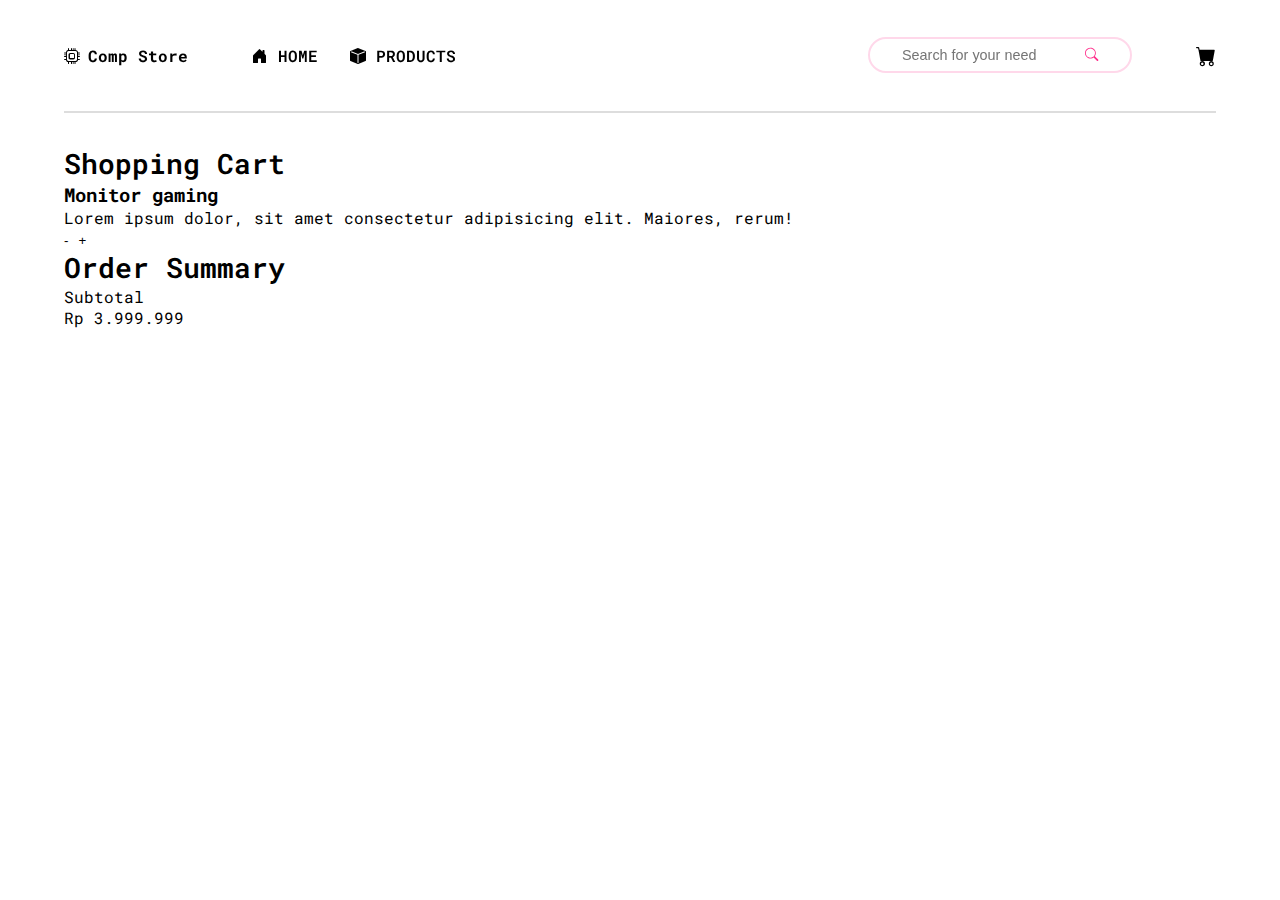
<file: cart.html>
<!DOCTYPE html>
<html lang="en">
  <head>
    <meta charset="UTF-8" />
    <meta name="viewport" content="width=device-width, initial-scale=1.0" />
    <link
      rel="stylesheet"
      href="https://meyerweb.com/eric/tools/css/reset/reset.css"
    />
    <link rel="preconnect" href="https://fonts.googleapis.com" />
    <link rel="preconnect" href="https://fonts.gstatic.com" crossorigin />
    <link
      href="https://fonts.googleapis.com/css2?family=Roboto+Mono:ital,wght@0,100..700;1,100..700&display=swap"
      rel="stylesheet"
    />
    <link
      rel="stylesheet"
      href="https://cdn.jsdelivr.net/npm/bootstrap-icons@1.11.3/font/bootstrap-icons.min.css"
    />
    <link
      rel="stylesheet"
      href="https://fonts.googleapis.com/css2?family=Material+Symbols+Outlined:opsz,wght,FILL,GRAD@20..48,100..700,0..1,-50..200"
    />
    <script
      src="https://code.jquery.com/jquery-3.7.1.min.js"
      integrity="sha256-/JqT3SQfawRcv/BIHPThkBvs0OEvtFFmqPF/lYI/Cxo="
      crossorigin="anonymous"
    ></script>
    <link rel="stylesheet" href="styles/base.css" />
    <link rel="stylesheet" href="styles/search.css" />
    <title>Explore</title>
  </head>
  <body>
    <header class="mobile-nav">
      <div class="menu-toggle">
        <i class="bi bi-list"></i>
      </div>
      <div class="user-nav">
        <a href="#search" class="search-icon" aria-label="Search">
          <i class="bi bi-search"></i>
        </a>
        <a href="#cart" class="cart-icon" aria-label="Shopping Cart">
          <i class="bi bi-bag-fill"></i>
        </a>
        <a href="#profile" class="profile-icon" aria-label="User Profile">
          <i class="bi bi-person-circle"></i>
        </a>
      </div>
      <div class="menu-overlay">
        <nav>
          <a href="#device"><i class="bi bi-laptop"></i> Home</a>
          <a href="#about"><i class="bi bi-info-circle"></i> About</a>
          <a href="#news"><i class="bi bi-newspaper"></i> News</a>
          <a href="#explore"><i class="bi bi-compass"></i> Explore</a>
        </nav>
      </div>
    </header>
    <div class="menu-backdrop"></div>

    <!-- Navigasi Desktop -->
    <header class="desktop-nav">
      <a href="index.html" class="logo flex-center"><i class="bi bi-cpu"></i> Comp Store</a>
      <nav>
        <a href="index.html"><i class="bi bi-house-door-fill"></i> Home</a>
        <a href="product.html"><i class="bi bi-box-fill"></i> Products</a>
				<form class="search-input" action="search.html">
					<input
						type="text"
						name="search"
						placeholder="Search for your need"
					/>
					<button type="submit">
						<i class="bi bi-search"></i>
					</button>
				</form>
      </nav>
      <div class="user-nav">
        <a href="cart.html">
					<i class="bi bi-cart-fill"></i>
				</a>
      </div>
    </header>
		<section class="cart-list">
			<h2 class="section-title">Shopping Cart</h2>
			<div class="product">
				<div class="product-image">
					<!-- change this to image later -->
				</div>
				<h3 class="product-title">Monitor gaming</h3>
				<p class="product-desc">Lorem ipsum dolor, sit amet consectetur adipisicing elit. Maiores, rerum!</p>
				<div class="product-quantity">
					<button class="product-quantity-minus">-</button>
					<button class="product-quantity-minus">+</button>
				</div>
			</div>
		</section>
		<section class="order-summary">
			<h2 class="section-title">Order Summary</h2>
			<div class="order-price">
				<div class="">Subtotal</div>
				<div class="price">Rp 3.999.999</div>
			</div>
		</section>
  </body>
</html>
</file>
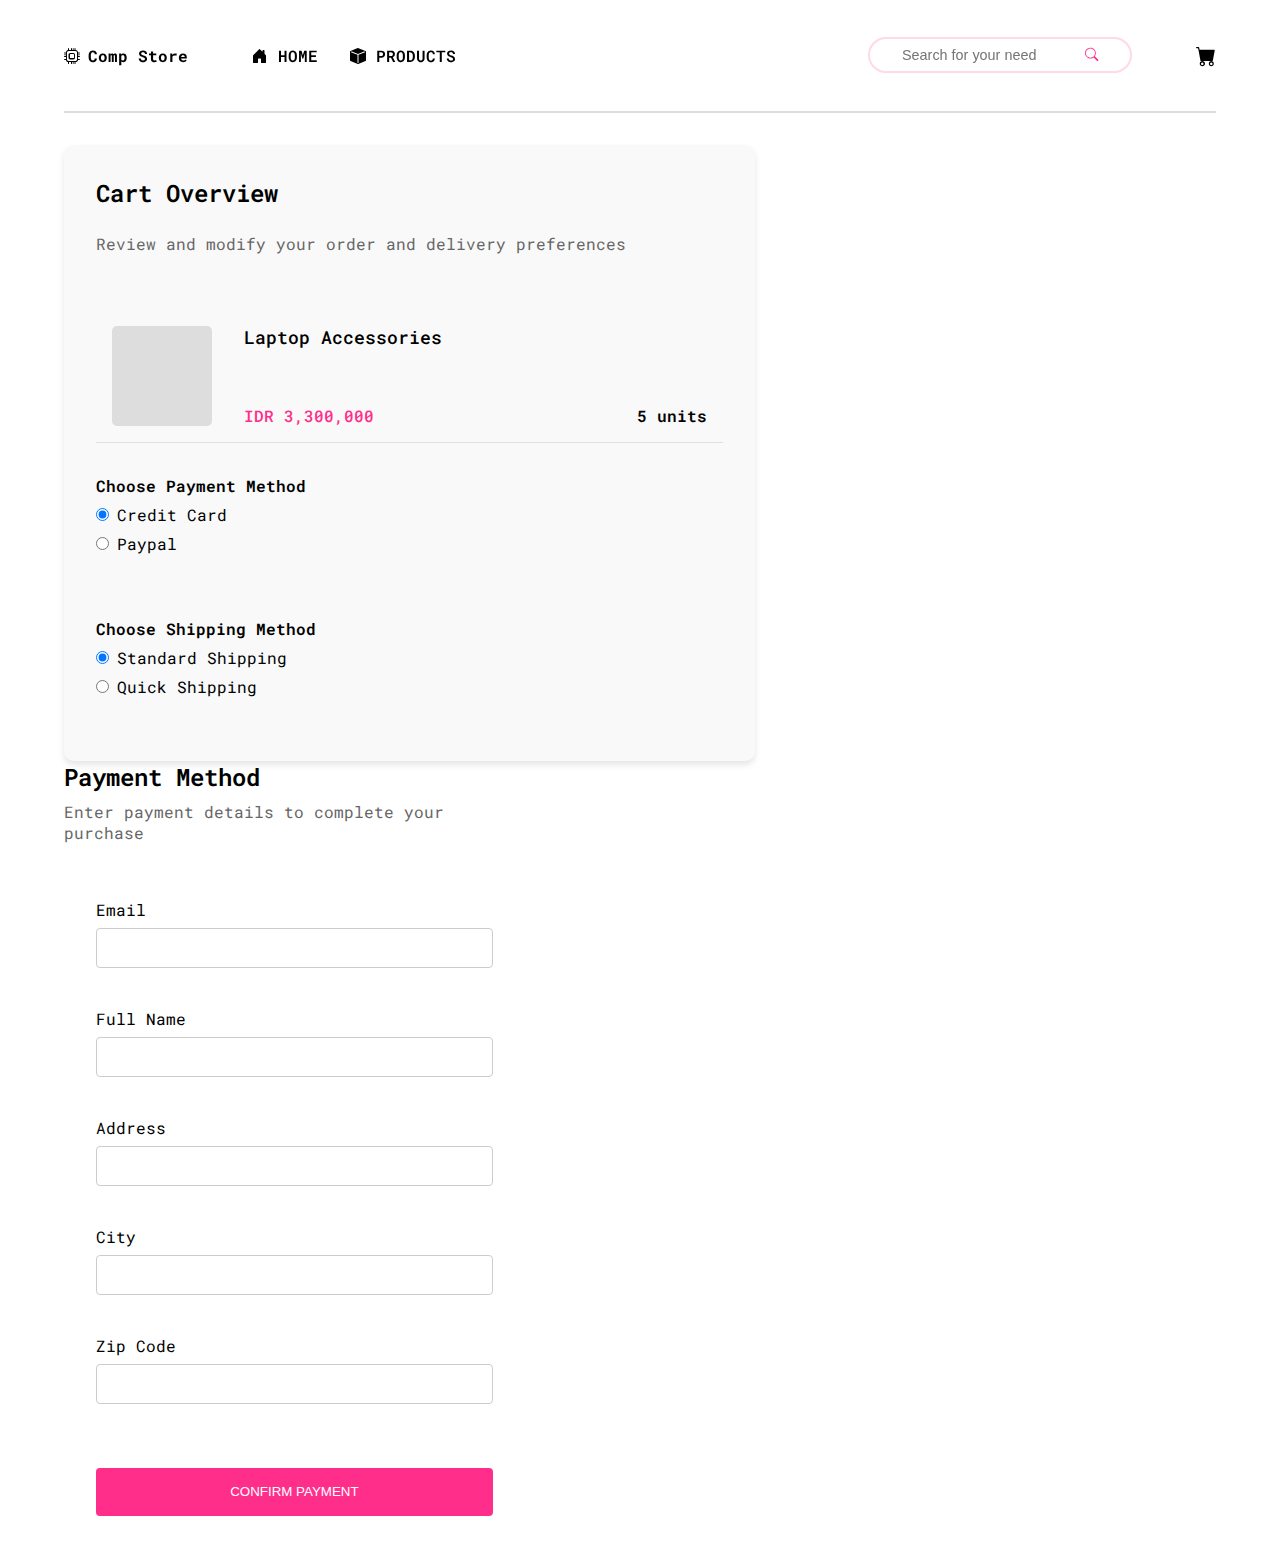
<file: payment.html>
<!DOCTYPE html>
<html lang="en">

<head>
  <meta charset="UTF-8" />
  <meta name="viewport" content="width=device-width, initial-scale=1.0" />
  <link rel="stylesheet" href="https://meyerweb.com/eric/tools/css/reset/reset.css" />
  <link rel="preconnect" href="https://fonts.googleapis.com" />
  <link rel="preconnect" href="https://fonts.gstatic.com" crossorigin />
  <link href="https://fonts.googleapis.com/css2?family=Roboto+Mono:ital,wght@0,100..700;1,100..700&display=swap"
    rel="stylesheet" />
  <link rel="stylesheet" href="https://cdn.jsdelivr.net/npm/bootstrap-icons@1.11.3/font/bootstrap-icons.min.css" />
  <link rel="stylesheet"
    href="https://fonts.googleapis.com/css2?family=Material+Symbols+Outlined:opsz,wght,FILL,GRAD@20..48,100..700,0..1,-50..200" />
  <script src="https://code.jquery.com/jquery-3.7.1.min.js"
    integrity="sha256-/JqT3SQfawRcv/BIHPThkBvs0OEvtFFmqPF/lYI/Cxo=" crossorigin="anonymous"></script>
  <link rel="stylesheet" href="styles/base.css" />
  <link rel="stylesheet" href="styles/payment.css" />
  <title>Payment Product</title>
</head>

<body>
  <!-- Navigasi Mobile -->
  <header class="mobile-nav">
    <div class="menu-toggle">
      <i class="bi bi-list"></i>
    </div>
    <div class="user-nav">
      <a href="#search" class="search-icon" aria-label="Search">
        <i class="bi bi-search"></i>
      </a>
      <a href="#cart" class="cart-icon" aria-label="Shopping Cart">
        <i class="bi bi-bag-fill"></i>
      </a>
      <a href="#profile" class="profile-icon" aria-label="User Profile">
        <i class="bi bi-person-circle"></i>
      </a>
    </div>
    <div class="menu-overlay">
      <nav>
        <a href="index.html"><i class="bi bi-laptop"></i> Home</a>
        <a href="#about"><i class="bi bi-info-circle"></i> About</a>
        <a href="#news"><i class="bi bi-newspaper"></i> News</a>
        <a href="search.html"><i class="bi bi-compass"></i> Explore</a>
      </nav>
    </div>
  </header>
  <div class="menu-backdrop"></div>

  <!-- Navigasi Desktop -->
  <header class="desktop-nav">
      <a href="index.html" class="logo flex-center"><i class="bi bi-cpu"></i> Comp Store</a>
      <nav>
        <a href="index.html"><i class="bi bi-house-door-fill"></i> Home</a>
        <a href="product.html"><i class="bi bi-box-fill"></i> Products</a>
				<form class="search-input" action="search.html">
					<input
						type="text"
						name="search"
						placeholder="Search for your need"
					/>
					<button type="submit">
						<i class="bi bi-search"></i>
					</button>
				</form>
      </nav>
      <div class="user-nav">
        <a href="cart.html">
					<i class="bi bi-cart-fill"></i>
				</a>
      </div>
    </header>

  <main>
    <form id="paymentForm">
      <section class="cart-overview">
        <h2 class="section-title">Cart Overview</h2>
        <p class="section-description">
          <!-- Tinjau dan ubah pesanan serta preferensi pengiriman Anda -->
          Review and modify your order and delivery preferences
        </p>
        <div class="cart-list">
          <div class="product">
            <div class="product-image"></div>
            <div class="product-detail">
              <div class="product-title">Laptop Accessories</div>
              <div class="product-bought">
                <div class="product-price">IDR 3,300,000</div>
                <div class="product-quantity">5 units</div>
              </div>
            </div>
          </div>
        </div>
        <div class="input-div">
          <h4>Choose Payment Method</h4>
          <label for="payment1">
            <input type="radio" name="payment-method" id="payment1" value="credit-card" checked />
            Credit Card
          </label>
          <label for="payment2">
            <input type="radio" name="payment-method" id="payment2" value="paypal" />
            Paypal
          </label>
        </div>
        <div class="input-div">
          <h4>Choose Shipping Method</h4>
          <label for="shipping1">
            <input type="radio" name="shipping-method" id="shipping1" value="standard" checked />
            Standard Shipping
          </label>
          <label for="shipping2">
            <input type="radio" name="shipping-method" id="shipping2" value="quick" />
            Quick Shipping
          </label>
        </div>
      </section>
      <section class="payment-form">
        <h2 class="section-title">Payment Method</h2>
        <p class="section-description">
          <!-- Masukkan pembayaran untuk menyelesaikan pembelian Anda -->
          Enter payment details to complete your purchase
        </p>
        <div class="buyer-form">
          <div class="input-div">
            <label for="email">Email</label>
            <input type="email" name="email" id="email" required />
          </div>
          <div class="input-div">
            <label for="name">Full Name</label>
            <input type="text" name="name" id="name" required />
          </div>
          <div class="input-div">
            <label for="address">Address</label>
            <input type="text" name="address" id="address" required />
          </div>
          <div class="input-div">
            <label for="city">City</label>
            <input type="text" name="city" id="city" required />
          </div>
          <div class="input-div">
            <label for="zipcode">Zip Code</label>
            <input type="text" name="zipcode" id="zipcode" required />
          </div>
          <button class="confirm-btn" type="submit">Confirm Payment</button>
        </div>
      </section>
    </form>
  </main>

  <footer class="footer-end">
    <!-- Footer content here -->
  </footer>

  <script src="script.js"></script>
</body>

</html>
</file>
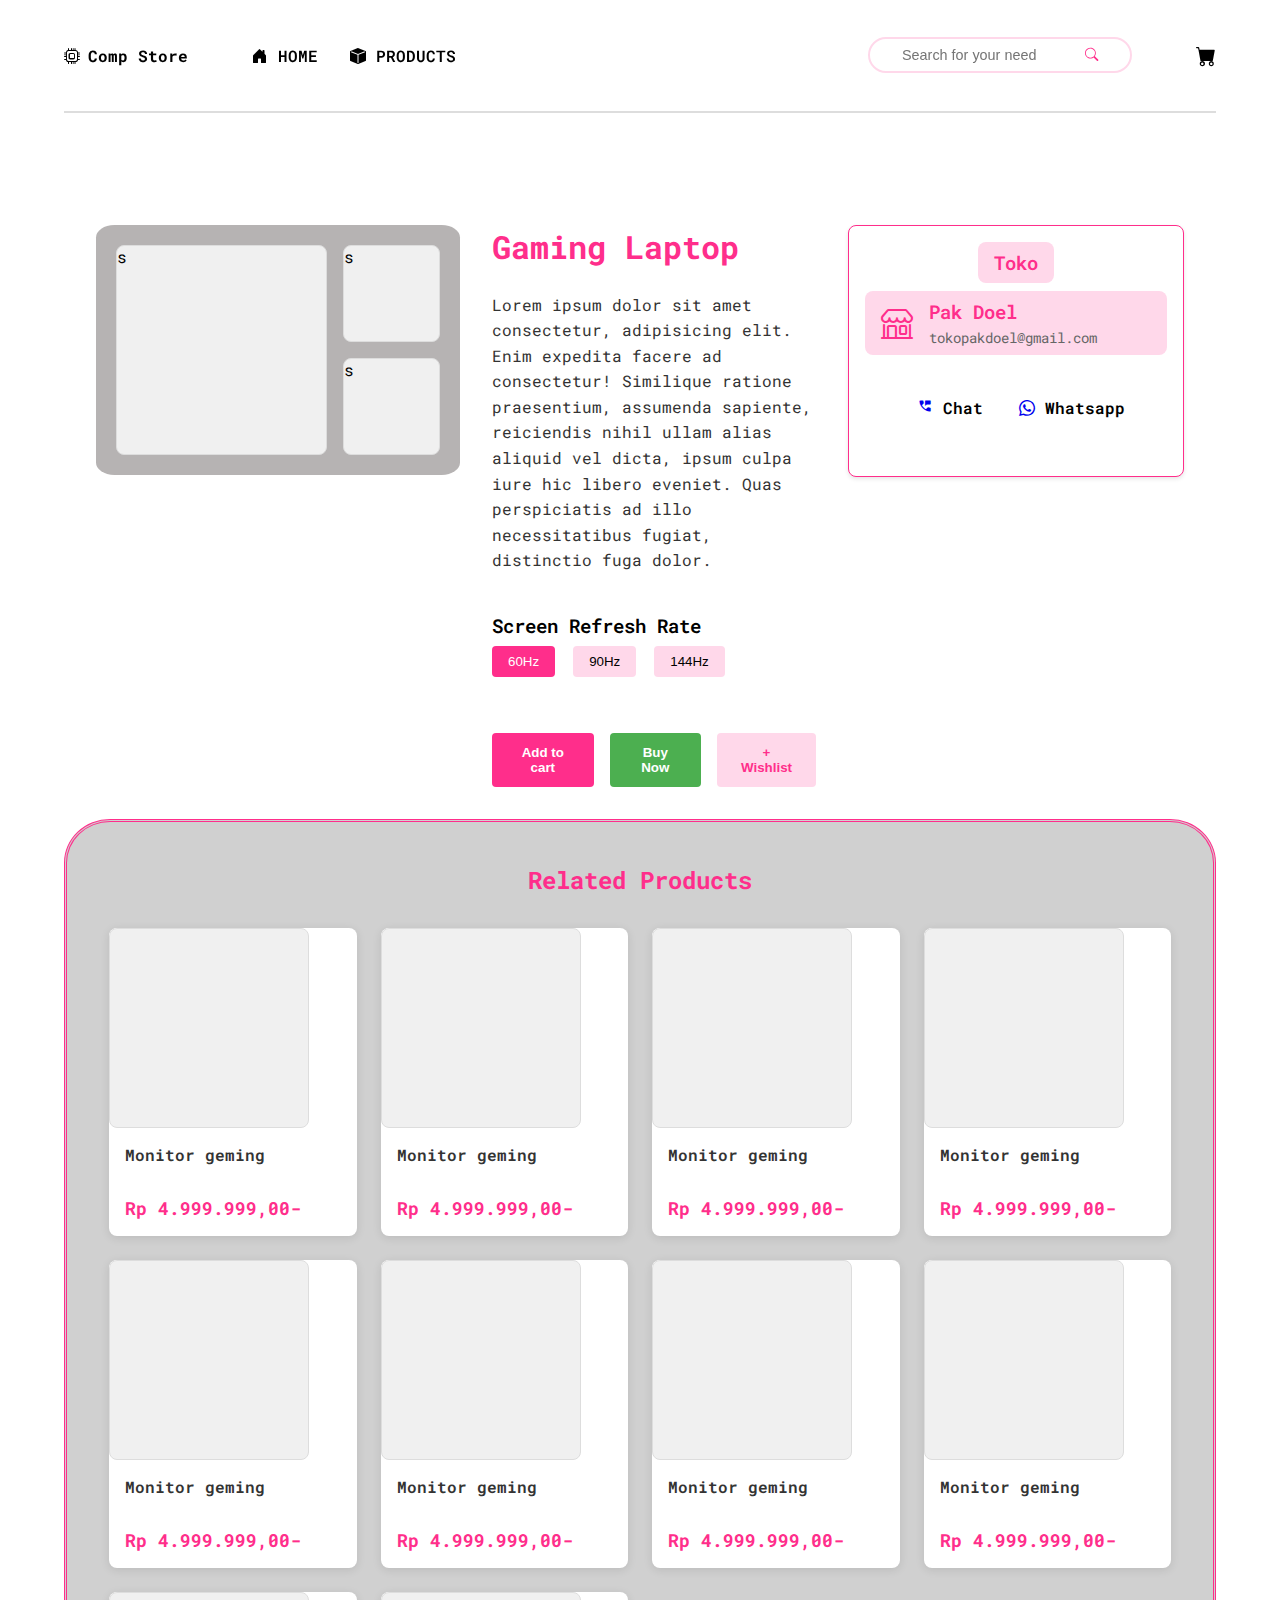
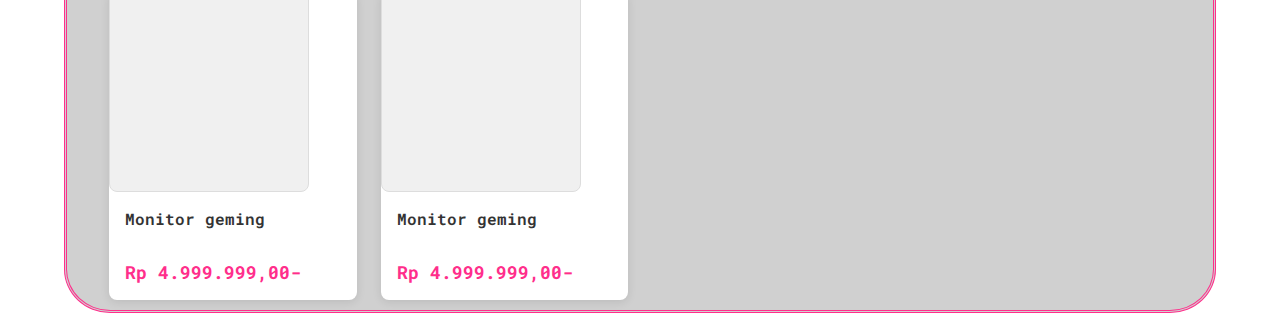
<file: product.html>
<!DOCTYPE html>
<html lang="en">
  <head>
    <meta charset="UTF-8" />
    <meta name="viewport" content="width=device-width, initial-scale=1.0" />
    <link
      rel="stylesheet"
      href="https://meyerweb.com/eric/tools/css/reset/reset.css"
    />
    <link rel="preconnect" href="https://fonts.googleapis.com" />
    <link rel="preconnect" href="https://fonts.gstatic.com" crossorigin />
    <link
      href="https://fonts.googleapis.com/css2?family=Roboto+Mono:ital,wght@0,100..700;1,100..700&display=swap"
      rel="stylesheet"
    />
    <link
      rel="stylesheet"
      href="https://cdn.jsdelivr.net/npm/bootstrap-icons@1.11.3/font/bootstrap-icons.min.css"
    />
    <link
      rel="stylesheet"
      href="https://fonts.googleapis.com/css2?family=Material+Symbols+Outlined:opsz,wght,FILL,GRAD@20..48,100..700,0..1,-50..200"
    />
    <script
      src="https://code.jquery.com/jquery-3.7.1.min.js"
      integrity="sha256-/JqT3SQfawRcv/BIHPThkBvs0OEvtFFmqPF/lYI/Cxo="
      crossorigin="anonymous"
    ></script>
    <link rel="stylesheet" href="styles/base.css" />
    <link rel="stylesheet" href="styles/product.css" />
    <title>Product Info</title>
  </head>

  <body>
    <header class="mobile-nav">
      <div class="menu-toggle">
        <i class="bi bi-list"></i>
      </div>
      <div class="user-nav">
        <a href="#search" class="search-icon" aria-label="Search">
          <i class="bi bi-search"></i>
        </a>
        <a href="#cart" class="cart-icon" aria-label="Shopping Cart">
          <i class="bi bi-bag-fill"></i>
        </a>
        <a href="#profile" class="profile-icon" aria-label="User Profile">
          <i class="bi bi-person-circle"></i>
        </a>
      </div>
      <div class="menu-overlay">
        <nav>
          <a href="#"><i class="bi bi-laptop"></i> Home</a>
          <a href="#about"><i class="bi bi-info-circle"></i> About</a>
          <a href="#news"><i class="bi bi-newspaper"></i> News</a>
          <a href="./search.html"><i class="bi bi-compass"></i> Explore</a>
        </nav>
      </div>
    </header>
    <div class="menu-backdrop"></div>

    <!-- Navigasi Desktop -->
    <header class="desktop-nav">
      <div class="logo flex-center">
        <i class="bi bi-cpu"></i>
				Comp Store
      </div>
      <nav>
        <a href="index.html"><i class="bi bi-house-door-fill"></i> Home</a>
        <a href="product.html"><i class="bi bi-box-fill"></i> Products</a>
				<form class="search-input" action="search.html">
					<input
						type="text"
						name="search"
						placeholder="Search for your need"
					/>
					<button type="submit">
						<i class="bi bi-search"></i>
					</button>
				</form>
      </nav>
      <div class="user-nav">
        <a href="cart.html">
					<i class="bi bi-cart-fill"></i>
				</a>
      </div>
    </header>
    <div class="product-info">
      <div class="product-images">
        <!-- GANTI INI KE REAL IMAGE NANTI -->
        <div class="product-image">s</div>
        <div class="product-image">s</div>
        <div class="product-image">s</div>
      </div>
      <div class="product-caption">
        <h2 class="product-title">Gaming Laptop</h2>
        <p class="product-description">
          Lorem ipsum dolor sit amet consectetur, adipisicing elit. Enim
          expedita facere ad consectetur! Similique ratione praesentium,
          assumenda sapiente, reiciendis nihil ullam alias aliquid vel dicta,
          ipsum culpa iure hic libero eveniet. Quas perspiciatis ad illo
          necessitatibus fugiat, distinctio fuga dolor.
        </p>
        <div class="product-variants">
          <div class="product-variant">
            <h3 class="product-variant-title">Screen Refresh Rate</h3>
            <button class="product-variant-option selected">60Hz</button>
            <button class="product-variant-option">90Hz</button>
            <button class="product-variant-option">144Hz</button>
          </div>
        </div>
        <div class="product-action">
          <button class="add-cart-btn">Add to cart</button>
          <button class="buy-btn">Buy Now</button>
          <button class="wish-btn">+ Wishlist</button>
        </div>
      </div>
      <!-- user info bang -->
      <div class="kontainer info-tok">
        <span class="infokan-tokoh">Toko</span>
        <div class="user_info">
          <div class="profile-info">
            <div class="profile-image">
              <i class="bi bi-shop"></i>
            </div>
            <div class="profile-detail">
              <h4 class="profile-name">Pak Doel</h4>
              <p class="profile-email">tokopakdoel@gmail.com</p>
            </div>
            <br />
          </div>
          <div class="kontak">
            <div class="chat_tokoh">
              <a href="https://wa.me/6281234567890" target="_blank"
                ><span class="material-symbols-outlined">
                  perm_phone_msg
                </span></a
              >
              <span>Chat</span>
            </div>
            <div class="chat_whatsapp">
              <a href="https://wa.me/6281234567890" target="_blank"
                ><i class="bi bi-whatsapp"></i
                  
              ></a>
              <span>Whatsapp</span>
            </div>
          </div>
        </div>
      </div>
    </div>
    <section class="kontainer_relet">
      <h2 class="section-title">Related Products</h2>
      <section class="product-list">
        <div class="product-card">
          <div class="product-image">
            <!-- change this to image later -->
          </div>
          <div class="product-caption">
            <h4 class="product-name">Monitor geming</h4>
            <div class="product-price">Rp 4.999.999,00-</div>
          </div>
        </div>
        <div class="product-card">
          <div class="product-image">
            <!-- change this to image later -->
          </div>
          <div class="product-caption">
            <h4 class="product-name">Monitor geming</h4>
            <div class="product-price">Rp 4.999.999,00-</div>
          </div>
        </div>
        <div class="product-card">
          <div class="product-image">
            <!-- change this to image later -->
          </div>
          <div class="product-caption">
            <h4 class="product-name">Monitor geming</h4>
            <div class="product-price">Rp 4.999.999,00-</div>
          </div>
        </div>
        <div class="product-card">
          <div class="product-image">
            <!-- change this to image later -->
          </div>
          <div class="product-caption">
            <h4 class="product-name">Monitor geming</h4>
            <div class="product-price">Rp 4.999.999,00-</div>
          </div>
        </div>
        <div class="product-card">
          <div class="product-image">
            <!-- change this to image later -->
          </div>
          <div class="product-caption">
            <h4 class="product-name">Monitor geming</h4>
            <div class="product-price">Rp 4.999.999,00-</div>
          </div>
        </div>
        <div class="product-card">
          <div class="product-image">
            <!-- change this to image later -->
          </div>
          <div class="product-caption">
            <h4 class="product-name">Monitor geming</h4>
            <div class="product-price">Rp 4.999.999,00-</div>
          </div>
        </div>
        <div class="product-card">
          <div class="product-image">
            <!-- change this to image later -->
          </div>
          <div class="product-caption">
            <h4 class="product-name">Monitor geming</h4>
            <div class="product-price">Rp 4.999.999,00-</div>
          </div>
        </div>
        <div class="product-card">
          <div class="product-image">
            <!-- change this to image later -->
          </div>
          <div class="product-caption">
            <h4 class="product-name">Monitor geming</h4>
            <div class="product-price">Rp 4.999.999,00-</div>
          </div>
        </div>
        <div class="product-card">
          <div class="product-image">
            <!-- change this to image later -->
          </div>
          <div class="product-caption">
            <h4 class="product-name">Monitor geming</h4>
            <div class="product-price">Rp 4.999.999,00-</div>
          </div>
        </div>
        <div class="product-card">
          <div class="product-image">
            <!-- change this to image later -->
          </div>
          <div class="product-caption">
            <h4 class="product-name">Monitor geming</h4>
            <div class="product-price">Rp 4.999.999,00-</div>
          </div>
        </div>
      </section>
    </section>
  </body>
</html>
</file>
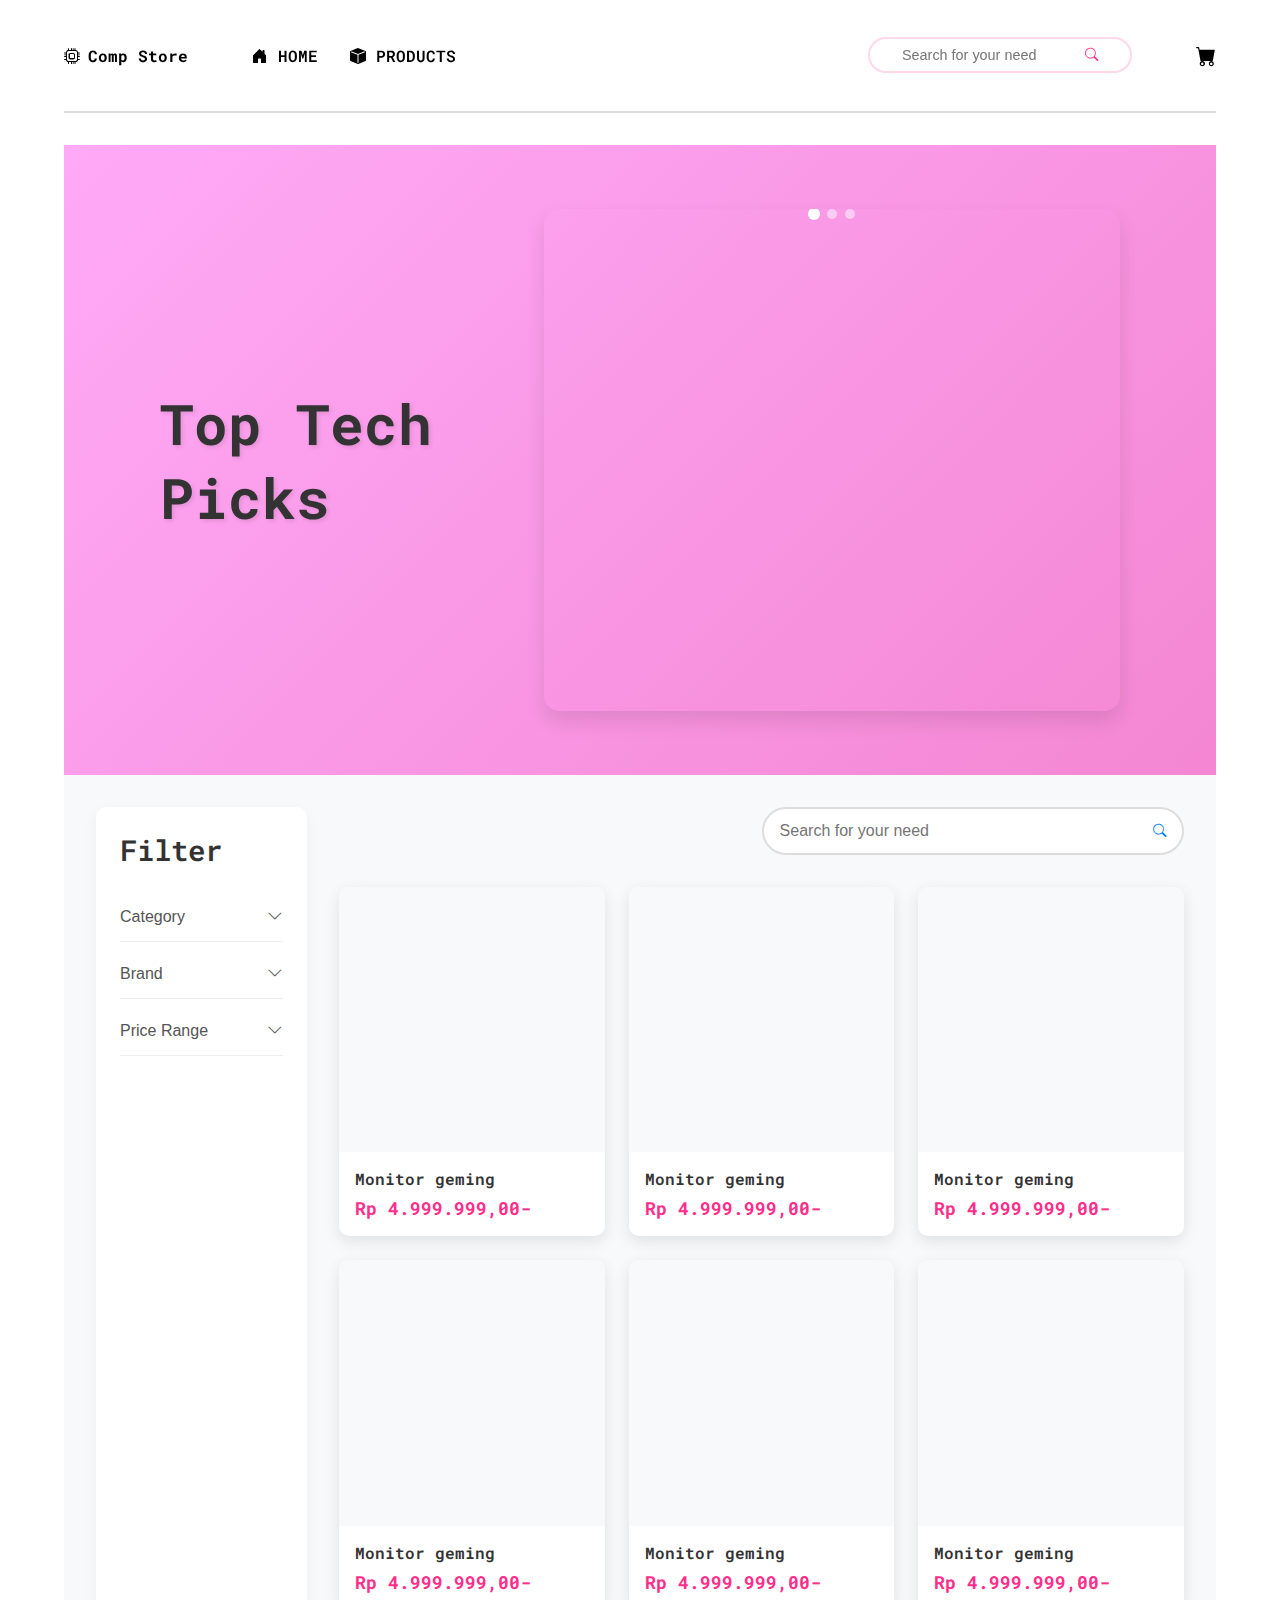
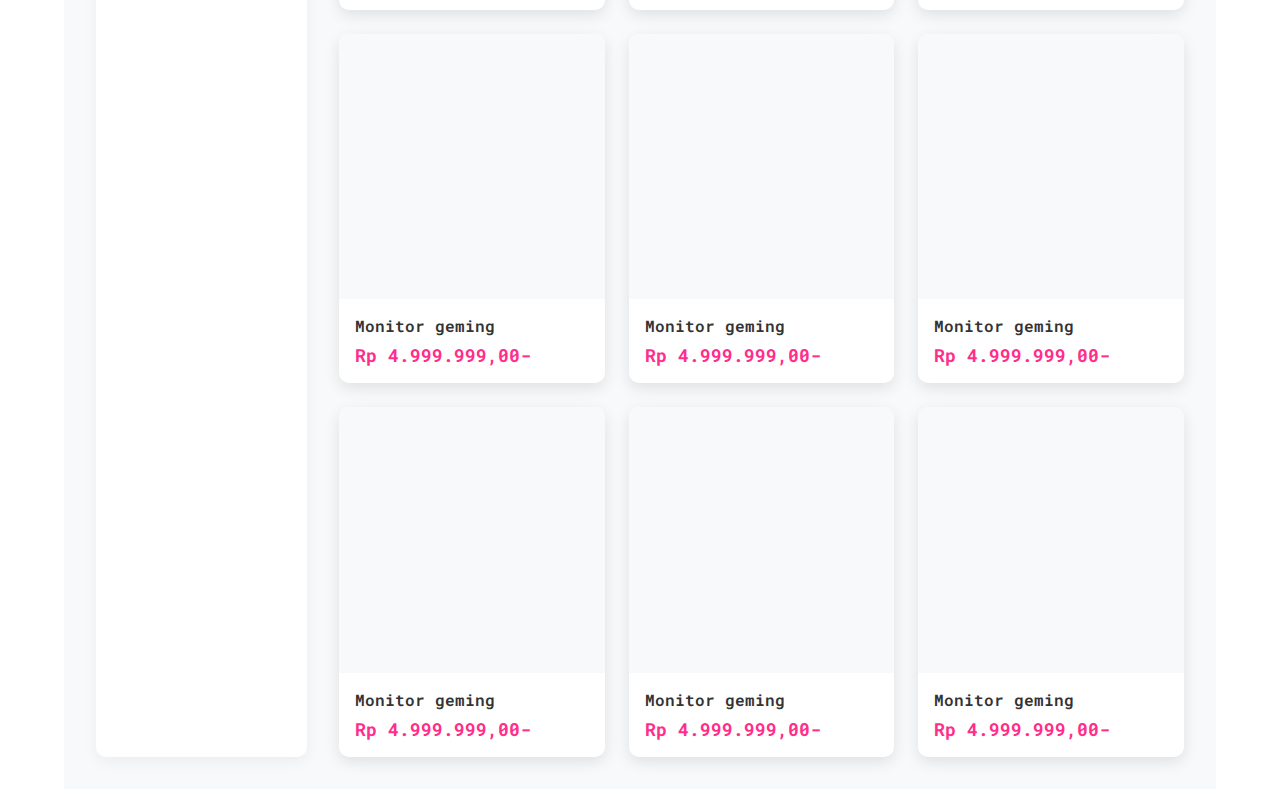
<file: search.html>
<!DOCTYPE html>
<html lang="en">
  <head>
    <meta charset="UTF-8" />
    <meta name="viewport" content="width=device-width, initial-scale=1.0" />
    <link
      rel="stylesheet"
      href="https://meyerweb.com/eric/tools/css/reset/reset.css"
    />
    <link rel="preconnect" href="https://fonts.googleapis.com" />
    <link rel="preconnect" href="https://fonts.gstatic.com" crossorigin />
    <link
      href="https://fonts.googleapis.com/css2?family=Roboto+Mono:ital,wght@0,100..700;1,100..700&display=swap"
      rel="stylesheet"
    />
    <link
      rel="stylesheet"
      href="https://cdn.jsdelivr.net/npm/bootstrap-icons@1.11.3/font/bootstrap-icons.min.css"
    />
    <link
      rel="stylesheet"
      href="https://fonts.googleapis.com/css2?family=Material+Symbols+Outlined:opsz,wght,FILL,GRAD@20..48,100..700,0..1,-50..200"
    />
    <script
      src="https://code.jquery.com/jquery-3.7.1.min.js"
      integrity="sha256-/JqT3SQfawRcv/BIHPThkBvs0OEvtFFmqPF/lYI/Cxo="
      crossorigin="anonymous"
    ></script>
    <link rel="stylesheet" href="styles/base.css" />
    <link rel="stylesheet" href="styles/search.css" />
    <title>Explore</title>
  </head>
  <body>
    <header class="mobile-nav">
      <div class="menu-toggle">
        <i class="bi bi-list"></i>
      </div>
      <div class="user-nav">
        <a href="#search" class="search-icon" aria-label="Search">
          <i class="bi bi-search"></i>
        </a>
        <a href="#cart" class="cart-icon" aria-label="Shopping Cart">
          <i class="bi bi-bag-fill"></i>
        </a>
        <a href="#profile" class="profile-icon" aria-label="User Profile">
          <i class="bi bi-person-circle"></i>
        </a>
      </div>
      <div class="menu-overlay">
        <nav>
          <a href="#device"><i class="bi bi-laptop"></i> Home</a>
          <a href="#about"><i class="bi bi-info-circle"></i> About</a>
          <a href="#news"><i class="bi bi-newspaper"></i> News</a>
          <a href="#explore"><i class="bi bi-compass"></i> Explore</a>
        </nav>
      </div>
    </header>
    <div class="menu-backdrop"></div>

    <!-- Navigasi Desktop -->
    <header class="desktop-nav">
      <a href="index.html" class="logo flex-center"><i class="bi bi-cpu"></i> Comp Store</a>
      <nav>
        <a href="index.html"><i class="bi bi-house-door-fill"></i> Home</a>
        <a href="product.html"><i class="bi bi-box-fill"></i> Products</a>
				<form class="search-input" action="search.html">
					<input
						type="text"
						name="search"
						placeholder="Search for your need"
					/>
					<button type="submit">
						<i class="bi bi-search"></i>
					</button>
				</form>
      </nav>
      <div class="user-nav">
        <a href="cart.html">
					<i class="bi bi-cart-fill"></i>
				</a>
      </div>
    </header>
    <section class="hero">
      <h1 class="title">Top Tech Picks</h1>
      <div class="carousel">
        <div class="carousel-image"></div>
        <div class="carousel-image"></div>
        <div class="carousel-image"></div>
        <div class="carousel-indicators">
          <span class="dot active"></span>
          <span class="dot"></span>
          <span class="dot"></span>
        </div>
      </div>
    </section>
    <main>
      <aside class="filters desktop-filters">
        <h2 class="section-title">Filter</h2>
        <div class="filter-accordion-list">
          <div class="filter-accordion">
            <button class="filter-accordion-btn">
              Category <i class="bi bi-chevron-down"></i>
            </button>
            <div class="filter-accordion-items">
              <label class="accordion-item">
                <input type="checkbox" name="category1" id="category1" />
                Gaming
              </label>
              <label class="accordion-item">
                <input type="checkbox" name="category2" id="category2" />
                Smartphone
              </label>
            </div>
          </div>
          <div class="filter-accordion">
            <button class="filter-accordion-btn">
              Brand <i class="bi bi-chevron-down"></i>
            </button>
            <div class="filter-accordion-items">
              <label class="accordion-item">
                <input type="checkbox" name="brand1" id="brand1" />
                MSI
              </label>
              <label class="accordion-item">
                <input type="checkbox" name="brand2" id="brand2" />
                Alienware
              </label>
            </div>
          </div>
          <div class="filter-accordion">
            <button class="filter-accordion-btn">
              Price Range <i class="bi bi-chevron-down"></i>
            </button>
            <div class="filter-accordion-items">
              <label class="accordion-item">
                <input type="checkbox" name="price1" id="price1" />
                <br />
                Rp 0 - Rp 500.000
              </label>
              <label class="accordion-item">
                <input type="checkbox" name="price2" id="price2" />
                <br />
                Rp 501.000 - Rp 1.000.000
              </label>
            </div>
          </div>
        </div>
      </aside>
      <section class="search-results">
        <div class="search-option">
          <div class="search-input">
            <input
              type="text"
              name="search"
              placeholder="Search for your need"
            />
            <button type="submit">
              <i class="bi bi-search"></i>
            </button>
          </div>
        </div>
        <div class="mobile-filters">
          <h2 class="section-title">Filter</h2>
          <div class="filter-accordion-list">
            <!-- Duplicate the filter accordions here for mobile view -->
            <!-- Kategori filter -->
            <div class="filter-accordion">
              <button class="filter-accordion-btn">
                Category <i class="bi bi-chevron-down"></i>
              </button>
              <div class="filter-accordion-items">
                <label class="accordion-item">
                  <input
                    type="checkbox"
                    name="category1"
                    id="category1-mobile"
                  />
                  Gaming
                </label>
                <label class="accordion-item">
                  <input
                    type="checkbox"
                    name="category2"
                    id="category2-mobile"
                  />
                  Smartphone
                </label>
              </div>
            </div>
            <!-- Brand filter -->
            <div class="filter-accordion">
              <button class="filter-accordion-btn">
                Brand <i class="bi bi-chevron-down"></i>
              </button>
              <div class="filter-accordion-items">
                <label class="accordion-item">
                  <input type="checkbox" name="brand1" id="brand1-mobile" />
                  Acer
                </label>
                <label class="accordion-item">
                  <input type="checkbox" name="brand2" id="brand2-mobile" />
                  MSI
                </label>
              </div>
            </div>
            <!-- Price Range filter -->
            <div class="filter-accordion">
              <button class="filter-accordion-btn">
                Price Range <i class="bi bi-chevron-down"></i>
              </button>
              <div class="filter-accordion-items">
                <label class="accordion-item">
                  <input type="checkbox" name="price1" id="price1-mobile" />
                  Rp 0 - Rp 500.000
                </label>
                <label class="accordion-item">
                  <input type="checkbox" name="price2" id="price2-mobile" />
                  Rp 501.000 - Rp 1.000.000
                </label>
              </div>
            </div>
          </div>
        </div>
        <section class="product-list">
          <div class="product-card">
            <div class="product-image"><!-- change this to image later --></div>
            <div class="product-caption">
              <h4 class="product-name">Monitor geming</h4>
              <div class="product-price">Rp 4.999.999,00-</div>
            </div>
          </div>
          <div class="product-card">
            <div class="product-image"><!-- change this to image later --></div>
            <div class="product-caption">
              <h4 class="product-name">Monitor geming</h4>
              <div class="product-price">Rp 4.999.999,00-</div>
            </div>
          </div>
          <div class="product-card">
            <div class="product-image"><!-- change this to image later --></div>
            <div class="product-caption">
              <h4 class="product-name">Monitor geming</h4>
              <div class="product-price">Rp 4.999.999,00-</div>
            </div>
          </div>
          <div class="product-card">
            <div class="product-image"><!-- change this to image later --></div>
            <div class="product-caption">
              <h4 class="product-name">Monitor geming</h4>
              <div class="product-price">Rp 4.999.999,00-</div>
            </div>
          </div>
          <div class="product-card">
            <div class="product-image"><!-- change this to image later --></div>
            <div class="product-caption">
              <h4 class="product-name">Monitor geming</h4>
              <div class="product-price">Rp 4.999.999,00-</div>
            </div>
          </div>
          <div class="product-card">
            <div class="product-image"><!-- change this to image later --></div>
            <div class="product-caption">
              <h4 class="product-name">Monitor geming</h4>
              <div class="product-price">Rp 4.999.999,00-</div>
            </div>
          </div>
          <div class="product-card">
            <div class="product-image"><!-- change this to image later --></div>
            <div class="product-caption">
              <h4 class="product-name">Monitor geming</h4>
              <div class="product-price">Rp 4.999.999,00-</div>
            </div>
          </div>
          <div class="product-card">
            <div class="product-image"><!-- change this to image later --></div>
            <div class="product-caption">
              <h4 class="product-name">Monitor geming</h4>
              <div class="product-price">Rp 4.999.999,00-</div>
            </div>
          </div>
          <div class="product-card">
            <div class="product-image"><!-- change this to image later --></div>
            <div class="product-caption">
              <h4 class="product-name">Monitor geming</h4>
              <div class="product-price">Rp 4.999.999,00-</div>
            </div>
          </div>
          <div class="product-card">
            <div class="product-image"><!-- change this to image later --></div>
            <div class="product-caption">
              <h4 class="product-name">Monitor geming</h4>
              <div class="product-price">Rp 4.999.999,00-</div>
            </div>
          </div>
          <div class="product-card">
            <div class="product-image"><!-- change this to image later --></div>
            <div class="product-caption">
              <h4 class="product-name">Monitor geming</h4>
              <div class="product-price">Rp 4.999.999,00-</div>
            </div>
          </div>
          <div class="product-card">
            <div class="product-image"><!-- change this to image later --></div>
            <div class="product-caption">
              <h4 class="product-name">Monitor geming</h4>
              <div class="product-price">Rp 4.999.999,00-</div>
            </div>
          </div>
        </section>
      </section>
    </main>
    <footer></footer>
    <script src="scripts/search_page.js"></script>
  </body>
</html>
</file>
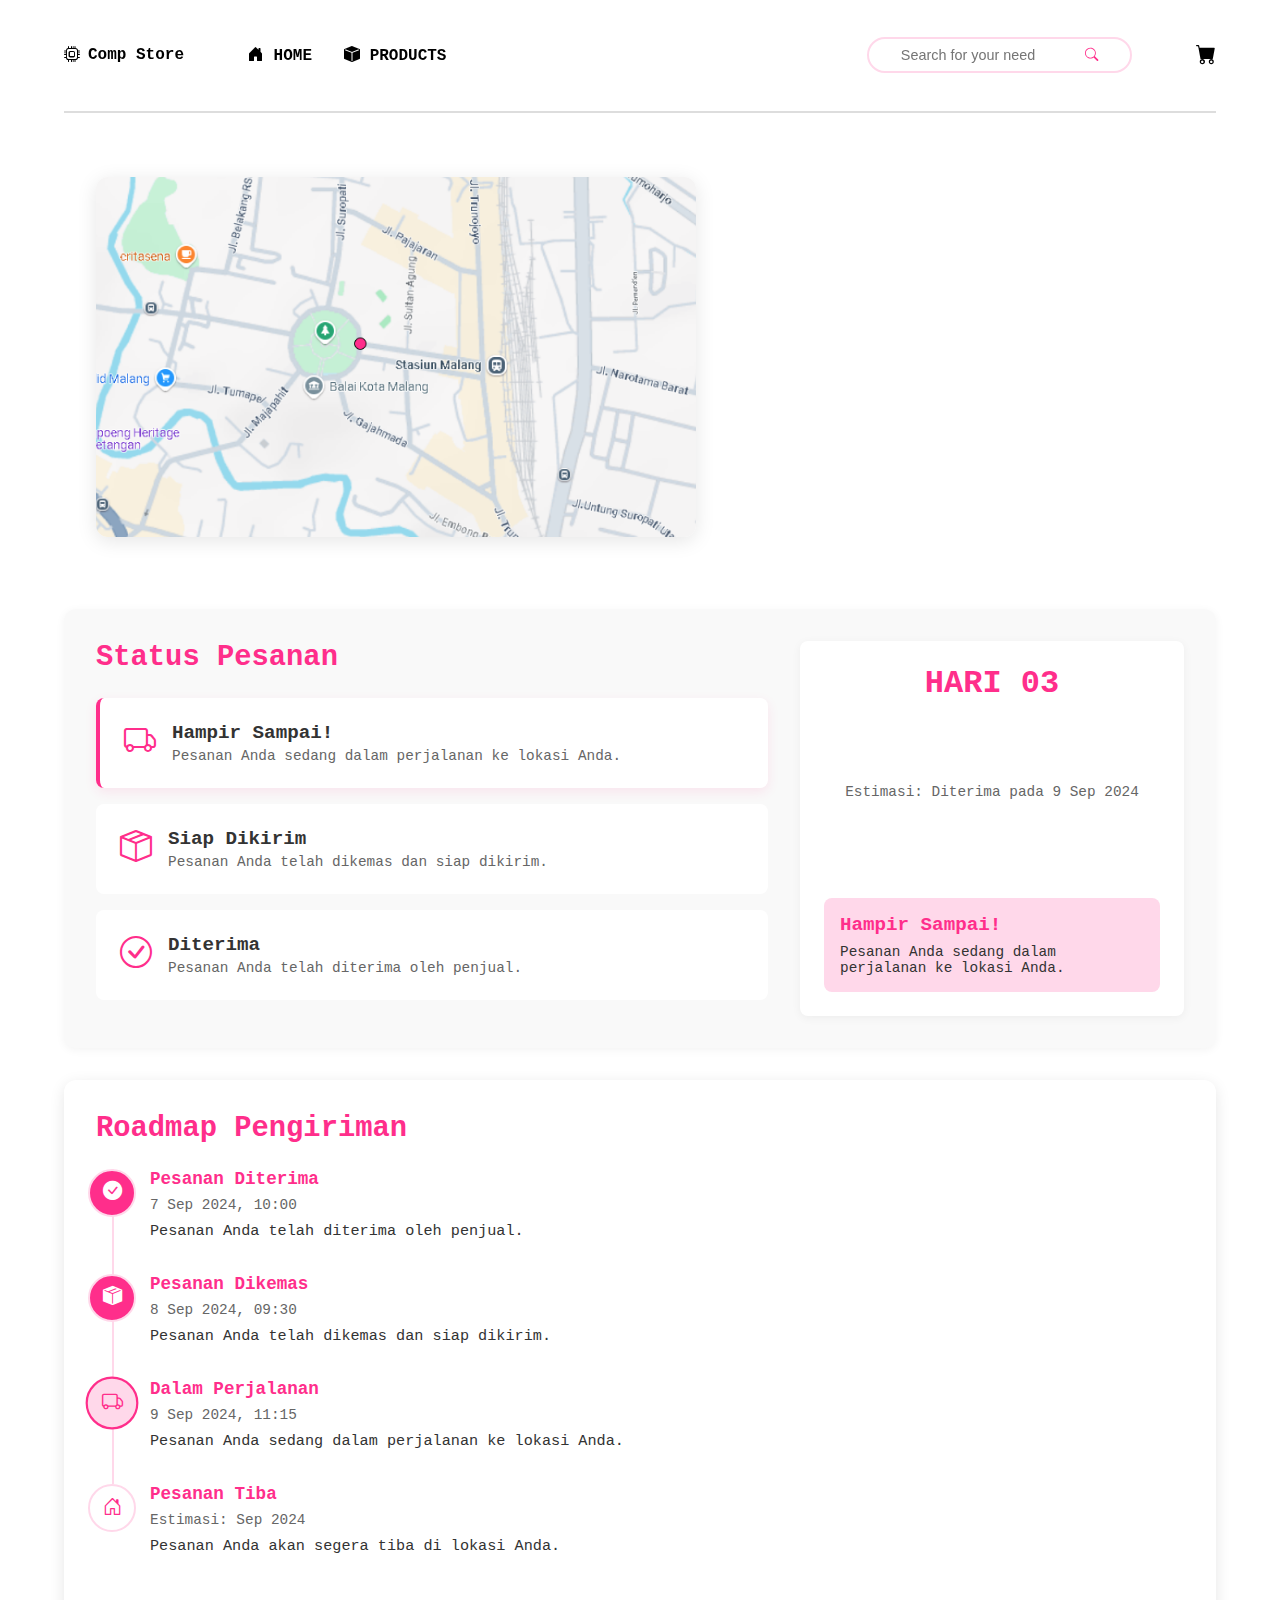
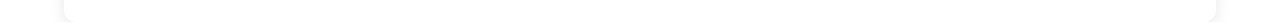
<file: status.html>
<!DOCTYPE html>
<html lang="en">
<head>
  <meta charset="UTF-8" />
  <meta name="viewport" content="width=device-width, initial-scale=1.0" />
  <link rel="stylesheet" href="https://meyerweb.com/eric/tools/css/reset/reset.css" />
  <link rel="preconnect" href="https://fonts.googleapis.com" />
  <link rel="preconnect" href="https://fonts.gstatic.com" crossorigin />
  <link href="https://fonts.googleapis.com/css2?family=Roboto:wght@300;400;500;700&display=swap" rel="stylesheet" />
  <link rel="stylesheet" href="https://cdn.jsdelivr.net/npm/bootstrap-icons@1.11.3/font/bootstrap-icons.min.css" />
  <link rel="stylesheet" href="https://fonts.googleapis.com/css2?family=Material+Symbols+Outlined:opsz,wght,FILL,GRAD@20..48,100..700,0..1,-50..200" />
  <script src="https://code.jquery.com/jquery-3.7.1.min.js" integrity="sha256-/JqT3SQfawRcv/BIHPThkBvs0OEvtFFmqPF/lYI/Cxo=" crossorigin="anonymous"></script>
  <link rel="stylesheet" href="styles/base.css" />
  <link rel="stylesheet" href="styles/status.css" />
  <title>Status Pengiriman - CPSTORE</title>
</head>

<body class="tech-theme">
  <header class="mobile-nav">
    <div class="menu-toggle">
      <i class="bi bi-list"></i>
    </div>
    <div class="user-nav">
      <a href="#search" class="search-icon" aria-label="Search">
        <i class="bi bi-search"></i>
      </a>
      <a href="#cart" class="cart-icon" aria-label="Shopping Cart">
        <i class="bi bi-bag-fill"></i>
      </a>
      <a href="#profile" class="profile-icon" aria-label="User Profile">
        <i class="bi bi-person-circle"></i>
      </a>
    </div>
    <div class="menu-overlay">
      <nav>
        <a href="#"><i class="bi bi-house-door"></i> Home</a>
        <a href="#about"><i class="bi bi-info-circle"></i> About</a>
        <a href="#news"><i class="bi bi-newspaper"></i> News</a>
        <a href="./search.html"><i class="bi bi-compass"></i> Explore</a>
      </nav>
    </div>
  </header>
  <div class="menu-backdrop"></div>

  <!-- Navigasi Desktop -->
  <header class="desktop-nav">
      <div class="logo flex-center">
        <i class="bi bi-cpu"></i>
				Comp Store
      </div>
      <nav>
        <a href="index.html"><i class="bi bi-house-door-fill"></i> Home</a>
        <a href="product.html"><i class="bi bi-box-fill"></i> Products</a>
				<form class="search-input" action="search.html">
					<input
						type="text"
						name="search"
						placeholder="Search for your need"
					/>
					<button type="submit">
						<i class="bi bi-search"></i>
					</button>
				</form>
      </nav>
      <div class="user-nav">
        <a href="cart.html">
					<i class="bi bi-cart-fill"></i>
				</a>
      </div>
    </header>
  
  <main class="content-wrapper">
    <section class="map-container">
      <div id="map" style="width: 600px; height: 400px;"></div>
    </section>
    
    <section class="status-container">
      <div class="status-stages">
        <h2 class="section-title">Status Pesanan</h2>
        <div class="status-stage active">
          <i class="bi bi-truck"></i>
          <div class="status-info">
            <h3 class="status-stage-title">Hampir Sampai!</h3>
            <p class="status-stage-desc">Pesanan Anda sedang dalam perjalanan ke lokasi Anda.</p>
          </div>
        </div>
        <div class="status-stage">
          <i class="bi bi-box-seam"></i>
          <div class="status-info">
            <h3 class="status-stage-title">Siap Dikirim</h3>
            <p class="status-stage-desc">Pesanan Anda telah dikemas dan siap dikirim.</p>
          </div>
        </div>
        <div class="status-stage">
          <i class="bi bi-check-circle"></i>
          <div class="status-info">
            <h3 class="status-stage-title">Diterima</h3>
            <p class="status-stage-desc">Pesanan Anda telah diterima oleh penjual.</p>
          </div>
        </div>
      </div>
      
      <div class="status-summary">
        <div class="status-day">HARI 03</div>
        <div class="status-estimation">Estimasi: Diterima pada 9 Sep 2024</div>
        <div class="status-current">
          <h3 class="status-current-title">Hampir Sampai!</h3>
          <p class="status-current-desc">Pesanan Anda sedang dalam perjalanan ke lokasi Anda.</p>
        </div>
      </div>
    </section>
    <section class="roadmap-container">
      <h2 class="section-title">Roadmap Pengiriman</h2>
      <div class="roadmap">
        <div class="roadmap-item completed">
          <div class="roadmap-icon">
            <i class="bi bi-check-circle-fill"></i>
          </div>
          <div class="roadmap-content">
            <h3 class="roadmap-title">Pesanan Diterima</h3>
            <p class="roadmap-date">7 Sep 2024, 10:00</p>
            <p class="roadmap-desc">Pesanan Anda telah diterima oleh penjual.</p>
          </div>
        </div>
        <div class="roadmap-item completed">
          <div class="roadmap-icon">
            <i class="bi bi-box-seam-fill"></i>
          </div>
          <div class="roadmap-content">
            <h3 class="roadmap-title">Pesanan Dikemas</h3>
            <p class="roadmap-date">8 Sep 2024, 09:30</p>
            <p class="roadmap-desc">Pesanan Anda telah dikemas dan siap dikirim.</p>
          </div>
        </div>
        <div class="roadmap-item active">
          <div class="roadmap-icon">
            <i class="bi bi-truck"></i>
          </div>
          <div class="roadmap-content">
            <h3 class="roadmap-title">Dalam Perjalanan</h3>
            <p class="roadmap-date">9 Sep 2024, 11:15</p>
            <p class="roadmap-desc">Pesanan Anda sedang dalam perjalanan ke lokasi Anda.</p>
          </div>
        </div>
        <div class="roadmap-item">
          <div class="roadmap-icon">
            <i class="bi bi-house-door"></i>
          </div>
          <div class="roadmap-content">
            <h3 class="roadmap-title">Pesanan Tiba</h3>
            <p class="roadmap-date">Estimasi:  Sep 2024</p>
            <p class="roadmap-desc">Pesanan Anda akan segera tiba di lokasi Anda.</p>
          </div>
        </div>
      </div>
    </section>
  </main>

  <script src="scripts/status.js"></script>
</body>
</html>
</file>
<file: styles/base.css>
html,
body {
  padding: 0 2rem;
  font-family: "Roboto Mono", monospace;
  font-optical-sizing: auto;
  font-style: normal;
}

/* navbar mode p */
:root {
  --primary: #ff2e8b;
  --secondary: #ffd8ea;
}

* {
  box-sizing: border-box;
  border: none;
  margin: 0;
  padding: 0;
  top: 0;
  left: 0;
  background: none;
  outline: none;
}

/* search-bar rules */
input {
  text-align: left;
}

#search-input {
  text-align: left;
}

h2 {
  font-size: 1.75rem;
  font-weight: 600;
}

header {
  position: sticky;
  top: 0;
  z-index: 100;
  background-color: transparent;
  border-bottom: 2px solid #ddd;
  height: 12.5vh;
  backdrop-filter: blur(3pc);
  width: 100%;
  justify-content: center;
  gap: 4rem;
  position: sticky;
  display: flex;
  justify-content: space-between;
  align-items: center;
  justify-items: center;
  margin-bottom: 2rem;
}

header .logo {
	display: flex;
	gap: 0.5rem;
	color: black;
	font-weight: 700;
	text-decoration: none;
}

header .icon {
  height: 100%;
  font-size: 2rem;
}

nav {
  display: flex;
	align-items: center;
  gap: 2rem;
	flex-grow: 1;
}

nav a {
  color: black;
  text-decoration: none;
  text-transform: uppercase;
  font-weight: 600;
}

.user-nav {
  display: flex;
  gap: 1.5rem;
}

.user-nav>* {
	color: black;
  display: block;
  font-size: 1.25rem;
}

nav .search-input {
	width: 30%;
  display: flex;
  gap: 1rem;
  padding: 0.5rem 2rem;
  border: 2px solid var(--secondary);
  border-radius: 9999px;
  background-color: #fff;
  transition: all 0.3s ease;
	margin-left: auto;
}

nav .search-input:focus-within {
  border-color: var(--primary);
}

nav .search-input input {
  width: 100%;
  border: none;
  outline: none;
  font-size: 0.9rem;
}

nav .search-input button {
  background: none;
  border: none;
  cursor: pointer;
  color: var(--primary);
}

@media screen and (max-width: 768px) {
  main {
    grid-template-columns: 100%;
  }

  .desktop-nav {
    display: none;
  }

  body,
  html {
    padding: 0;
    margin: 0;
    overflow-x: hidden;
  }

  .mobile-nav {
    display: flex;
    justify-content: space-between;
    align-items: center;
    height: 60px;
    position: fixed;
    top: 0;
    left: 0;
    width: 100%;
    background-color: #fff;
    box-shadow: 0 2px 5px rgba(0, 0, 0, 0.1);
    z-index: 1000;
    padding: 0 15px;
  }

  .menu-toggle {
    font-size: 30px;
    cursor: pointer;
  }

  .menu-overlay {
    display: block;
    position: fixed;
    top: 0;
    left: -100%;
    height: 100%;
    width: 50%;
    max-width: 300px;
    background-color: transparent;
    box-shadow: 2px 0 5px rgba(0, 0, 0, 0.1);
    transition: left 0.3s ease-in-out;
    z-index: -1;
  }

  .menu-overlay.active {
    left: 0;
    /* Muncul ke dalam layar */
  }

  .menu-overlay nav {
    display: flex;
    flex-direction: column;
    padding: 80px 30px 30px;
    gap: 1.5rem;
    background-color: #fff;
    height: 100vh;
  }

  .menu-overlay nav a {
    font-size: 18px;
    color: #333;
    text-decoration: none;
    transition: color 0.2s ease;
  }

  .menu-overlay nav a:hover {
    color: var(--primary);
  }

  /* Overlay gelap saat menu aktif */
  .menu-backdrop {
    display: none;
    position: fixed;
    top: 0;
    left: 0;
    width: 100%;
    height: 100%;
    background-color: rgba(0, 0, 0, 0.5);
    z-index: 998;
  }

  .menu-backdrop.active {
    display: block;
  }

  /* Menambahkan gaya untuk user-nav pada mobile-nav */
  .mobile-nav .user-nav {
    display: flex;
    align-items: center;
    gap: 1rem;
  }

  .mobile-nav .user-nav a {
    font-size: 20px;
    text-decoration: none;
    transition: color 0.2s ease;
  }

  .mobile-nav .user-nav a:hover {
    color: var(--primary);
  }

  .mobile-nav .user-nav a i {
    display: flex;
    align-items: center;
    justify-content: center;
  }

  .mobile-nav .user-nav .cart-icon i {
    font-size: 18px;
  }

  .mobile-nav .user-nav a i,
  .hero div,
  section {
    transition: transform 0.3s ease;
  }

  .mobile-nav .user-nav a i:hover,
  div:hover,
  section:hover {
    transform: scale(1);
  }

  .hero {
    margin-top: 4rem;
  }
}

@media screen and (min-width: 721px) {

  .mobile-nav,
  .menu-overlay,
  .menu-backdrop {
    display: none;
  }
}
</file>
<file: styles/search.css>
/* Bagian Hero */
:root {
  --primary-color: rgb(255, 0, 195);
  --listprice: #ff2e8b;
  --secondary-color: #6c7ae0;
  --tertiary-color: #c3cfe2;
  --quaternary-color: #f5f7fa;
}

/* Hero section */
.hero {
  height: 70vh;
  width: 100%;
  display: flex;
  align-items: center;
  padding: 4rem 6rem;
  background: linear-gradient(135deg, #ffaaf7 0%, #f486d3 100%);
}

.hero .title {
  width: 40%;
  font-size: 3.5rem;
  font-weight: 700;
  color: #333;
  text-shadow: 2px 2px 4px rgba(0, 0, 0, 0.1);
}

.hero .carousel {
  width: 60%;
  height: 100%;
  position: relative;
  border-radius: 15px;
  overflow: hidden;
  box-shadow: 0 10px 20px rgba(0, 0, 0, 0.1);
}

.hero .carousel .carousel-indicators {
  display: flex;
  gap: 0.5rem;
  position: absolute;
  left: 50%;
  bottom: 20px;
  transform: translateX(-50%);
}

.hero .carousel .carousel-indicators .dot {
  display: block;
  width: 10px;
  height: 10px;
  border-radius: 50%;
  background-color: rgba(255, 255, 255, 0.5);
  transition: all 0.3s ease;
}

.hero .carousel .carousel-indicators .dot.active {
  background-color: #fff;
  transform: scale(1.2);
}

/* Layout Utama */
main {
  display: grid;
  grid-template-columns: 0.75fr 3fr;
  gap: 2rem;
  padding: 2rem;
  background-color: #f8f9fa;
}

/* Sidebar Filter */
aside {
  background-color: #fff;
  border-radius: 10px;
  padding: 1.5rem;
  box-shadow: 0 5px 15px rgba(0, 0, 0, 0.05);
}

aside .section-title {
  font-size: 1.8rem;
  font-weight: 600;
  margin-bottom: 1.5rem;
  color: #333;
}

.filter-accordion-list {
  display: flex;
  flex-direction: column;
}

.filter-accordion {
  border-bottom: 1px solid #eee;
  margin-bottom: 0.5rem;
}

.filter-accordion-btn {
  height: 3rem;
  width: 100%;
  display: flex;
  align-items: center;
  justify-content: space-between;
  font-size: 1rem;
  font-weight: 500;
  color: #555;
  background: none;
  border: none;
  cursor: pointer;
}

.filter-accordion-btn i {
  transition: transform 0.3s ease;
}

.filter-accordion-items {
  height: 0;
  display: flex;
  flex-direction: column;
  gap: 0.5rem;
  padding-left: 1rem;
  overflow: hidden;
  transition: height 0.3s ease;
}

.filter-accordion-btn.active + .filter-accordion-items {
  height: auto;
  padding: 0.5rem 0;
}

.filter-accordion-btn.active i {
  transform: rotateX(180deg);
}

/* Opsi Pencarian */
.search-option {
  height: 3rem;
  display: flex;
  justify-content: flex-end;
  margin-bottom: 2rem;
}

.search-input {
  width: 50%;
  display: flex;
  justify-content: space-between;
  gap: 1rem;
  padding: 0 1rem;
  border: 2px solid #ddd;
  border-radius: 9999px;
  background-color: #fff;
  transition: all 0.3s ease;
}

.search-input:focus-within {
  border-color: #007bff;
  box-shadow: 0 0 0 3px rgba(0, 123, 255, 0.484);
}

.search-input input {
  width: 100%;
  border: none;
  outline: none;
  font-size: 1rem;
}

.search-input button {
  background: none;
  border: none;
  cursor: pointer;
  color: #007bff;
}

/* Daftar Produk */
.product-list {
  display: grid;
  grid-template-columns: repeat(auto-fill, minmax(200px, 1fr));
  gap: 1.5rem;
}

.product-card {
  background-color: #fff;
  border-radius: 10px;
  overflow: hidden;
  box-shadow: 0 5px 15px rgba(0, 0, 0, 0.1);
  transition: all 0.3s ease;
}

.product-card:hover {
  transform: translateY(-5px);
  border: 2px solid var(--listprice);
  box-shadow: 0 10px 20px rgba(0, 0, 0, 0.15);
}

.product-card:hover .product-name {
  color: black;
  font-weight: bolder;
}

.product-card .product-image {
  position: relative;
  width: 100%;
  padding-top: 100%;
  background-color: #f8f9fa;
  overflow: hidden;
}

.product-card .product-image img {
  position: absolute;
  top: 0;
  left: 0;
  width: 100%;
  height: 100%;
  object-fit: cover;
  transition: transform 0.3s ease;
}

.product-card:hover .product-image img {
  transform: scale(1);
}

.product-card .product-caption {
  padding: 1rem;
}

.product-card .product-name {
  font-size: 1rem;
  font-weight: 600;
  margin-bottom: 0.5rem;
  color: #333;
}

.product-card .product-price {
  font-size: 1.1rem;
  font-weight: 700;
  color: var(--listprice);
}

/* Mode ponsel */
@media screen and (max-width: 768px) {
  .hero {
    flex-direction: column;
    height: auto;
    padding: 2rem;
  }

  .hero .title {
    width: 100%;
    font-size: 2.5rem;
    margin-bottom: 2rem;
    text-align: center;
  }

  .hero .carousel {
    width: 100%;
  }

  main {
    grid-template-columns: 1fr;
  }

  aside {
    order: 2;
  }

  .search-option {
    order: 1;
  }

  .search-input {
    width: 100%;
  }

  .product-list {
    grid-template-columns: repeat(auto-fill, minmax(150px, 1fr));
  }

  .categories {
    padding: 2rem 0;
  }

  .categories h2 {
    font-size: 2rem;
    text-align: center;
    margin-bottom: 1.5rem;
  }

  .container-box {
    overflow-x: auto;
  }

  .container-box ul {
    display: flex;
    gap: 1rem;
    padding: 0.5rem;
  }

  .container-box a {
    display: flex;
    flex-direction: column;
    align-items: center;
    padding: 1rem;
    background-color: var(--quaternary-color);
    border-radius: 10px;
    text-decoration: none;
    color: #333;
    transition: all 0.3s ease;
  }

  .container-box a:hover {
    background-color: var(--tertiary-color);
    transform: translateY(-5px);
  }

  .container-box span {
    font-size: 0.9rem;
    margin-top: 0.5rem;
  }

  .container-box .material-symbols-outlined {
    font-size: 2rem;
    color: var(--primary-color);
  }

  .desktop-nav {
    display: none;
  }

  .mobile-nav {
    display: flex;
  }

  .menu-overlay {
    width: 100%;
  }

  .menu-overlay nav {
    flex-direction: column;
  }

  .menu-overlay a {
    padding: 1rem;
    border-bottom: 1px solid #eee;
  }
  .desktop-filters {
    display: none;
  }
  .product-card .product-caption .product-price {
    font-weight: 500;
    font-size: 0.9rem;
  }
}

@media screen and (min-width: 768px) {
  .mobile-filters {
    display: none;
  }
}
.filter-accordion label {
  width: 100%;
  margin: auto;
}
</file>
<file: styles/payment.css>
/* Gaya umum untuk form */
.buyer-form {
  width: 100%;
  max-width: 1200px;
  margin: 0 auto;
  padding: 2rem;
  display: flex;
  gap: 2rem;
}

/* Gaya untuk bagian tinjauan keranjang */
.cart-overview {
  width: 60%;
  background-color: #f9f9f9;
  padding: 2rem;
  border-radius: 10px;
  box-shadow: 0 4px 6px rgba(0, 0, 0, 0.1);
  display: flex;
  flex-direction: column;
  gap: 2rem;
}

.cart-overview .section-description {
  margin-top: -1rem;
}

.cart-overview .cart-list {
  max-height: 40vh;
  overflow-y: auto;
}

/* Gaya untuk produk dalam keranjang */
.product {
  display: flex;
  gap: 2rem;
  padding: 1rem;
  border-bottom: 1px solid #e0e0e0;
}

.product .product-image {
  width: 100px;
  height: 100px;
  background-color: #ddd;
  border-radius: 5px;
}

.product .product-detail {
  flex: 1;
  display: flex;
  flex-direction: column;
  justify-content: space-between;
}

.product-detail .product-title {
  font-size: 1.1rem;
  font-weight: 500;
}

.product-detail .product-bought {
  display: flex;
  justify-content: space-between;
  align-items: center;
}

.product-bought .product-price {
  color: var(--primary);
  font-weight: 500;
}

.product-bought .product-quantity {
  font-weight: 600;
}

/* Gaya untuk input div */
.input-div {
  margin-bottom: 1.5rem;
}

.input-div h4 {
  font-weight: 600;
  margin-bottom: 0.5rem;
}

.input-div label {
  display: flex;
  align-items: center;
  margin-bottom: 0.5rem;
}

.input-div input[type="radio"] {
  margin-right: 0.5rem;
}

/* Gaya untuk form pembayaran */
.payment-form {
  width: 40%;
}

.section-title {
  font-size: 1.5rem;
  margin-bottom: 0.5rem;
}

.section-description {
  margin-bottom: 1.5rem;
  color: #666;
}

.buyer-form {
  display: flex;
  flex-direction: column;
  gap: 1rem;
}

.payment-form .buyer-form .input-div {
  display: flex;
  flex-direction: column;
}

.payment-form .buyer-form input {
  height: 2.5rem;
  width: 100%;
  border: 1px solid #ccc;
  border-radius: 4px;
  padding: 0 0.5rem;
  transition: border-color 0.3s ease;
}

.payment-form .buyer-form input:focus {
  border-color: var(--primary);
  outline: none;
}

.payment-form .buyer-form .confirm-btn {
  margin-top: 1.5rem;
  width: 100%;
  height: 3rem;
  text-transform: uppercase;
  background-color: var(--primary);
  color: white;
  border: none;
  border-radius: 4px;
  cursor: pointer;
  transition: background-color 0.3s ease;
}

.payment-form .buyer-form .confirm-btn:hover {
  background-color: darken(var(--primary), 10%);
}
@media (max-width: 768px) {
  form {
    flex-direction: column;
    padding: 1rem;
  }

  .cart-overview,
  .payment-form {
    width: 100%;
    padding: 1rem 0;
  }

  .section-title {
    font-size: 1.3rem;
    margin-bottom: 0.3rem;
  }

  .section-description {
    font-size: 0.85rem;
    margin-bottom: 1rem;
  }

  .cart-list .product {
    flex-direction: row;
    align-items: center;
    margin-bottom: 1rem;
  }

  .cart-list .product-image {
    width: 80px;
    height: 80px;
    margin-right: 1rem;
    margin-bottom: 0;
  }

  .cart-list .product-detail {
    width: calc(100% - 80px);
    text-align: left;
  }
.cart-list .product-title {
  margin: 10px;
}
.cart-list .product-quantity{
  font-size: smaller;
  margin-top:20px;
}
  .input-div {
    margin-bottom: 0.8rem;
  }

  .payment-form .buyer-form input {
    height: 2.5rem;
    font-size: 1rem;
  }

  .payment-form .buyer-form .confirm-btn {
    height: 3rem;
    font-size: 1rem;
    margin-top: 1rem;
  }

  /* Menambahkan ruang antara bagian cart overview dan payment form */
  .cart-overview {
    margin-bottom: 2rem;
  }
  
}

@keyframes fadeIn {
  from { opacity: 0; transform: translateY(20px); }
  to { opacity: 1; transform: translateY(0); }
}

.cart-overview,
.payment-form {
  animation: fadeIn 0.5s ease-out;
}

input[type="radio"] + label {
  cursor: pointer;
  transition: color 0.3s ease;
}

input[type="radio"]:hover + label {
  color: var(--primary);
}

input:focus,
button:focus {
  outline: 2px solid var(--primary);
  outline-offset: 2px;
}

/* Pesan error styling */
.error-message {
  color: #ff0000;
  font-size: 0.85rem;
  margin-top: 0.25rem;
}

/* Loading indicator untuk tombol konfirmasi */
.confirm-btn.loading {
  position: relative;
  color: transparent;
}

.confirm-btn.loading::after {
  content: "";
  position: absolute;
  width: 16px;
  height: 16px;
  top: 50%;
  left: 50%;
  margin-top: -8px;
  margin-left: -8px;
  border: 2px solid #ffffff;
  border-top: 2px solid transparent;
  border-radius: 50%;
  animation: spin 1s linear infinite;
}

@keyframes spin {
  0% { transform: rotate(0deg); }
  100% { transform: rotate(360deg); }
}
</file>
<file: styles/product.css>
:root {
  --primary: #ff2e8b;
  --secondary: #ffd8ea;
}

/* Produk Info */
.product-info {
  display: flex;
  align-items: flex-start;
  gap: 2rem;
  padding: 2rem;
  margin-top: 5rem;
}

.product-images {
  flex: 1;
  background-color: #9e9a9ac1;
  padding:20px;
border-radius:5%;
  display: grid;
  grid-template-columns: repeat(3, 1fr);
  grid-gap: 1rem;
}

.product-image {
  aspect-ratio: 1;
  background-color: #f0f0f0;
  border: 1px solid #ddd;
  border-radius: 8px;
  overflow: hidden;
  transition: transform 0.3s ease;
}

.product-image:hover {
  transform: scale(1.05);
}

.product-image:first-child {
  grid-column: span 2;
  grid-row: span 2;
}

.product-caption {
  flex: 1;
  display: flex;
  flex-direction: column;
  gap: 1.5rem;
}

.product-title {
  font-size: 2rem;
  font-weight: 700;
  color: var(--primary);
}

.product-description {
  font-size: 1rem;
  line-height: 1.6;
  color: #333;
}

.product-variants {
  margin-top: 1rem;
}

.product-variant-title {
  font-size: 1.2rem;
  font-weight: 600;
  margin-bottom: 0.5rem;
}

.product-variant-option {
  padding: 0.5rem 1rem;
  margin-right: 0.5rem;
  background-color: var(--secondary);
  border: none;
  border-radius: 4px;
  cursor: pointer;
  transition: background-color 0.3s ease;
}

.product-variant-option:hover,
.product-variant-option.selected {
  background-color: var(--primary);
  color: white;
}

.product-action {
  display: flex;
  gap: 1rem;
  margin-top: 2rem;
}

.product-action button {
  padding: 0.75rem 1.5rem;
  border: none;
  border-radius: 4px;
  font-weight: 600;
  cursor: pointer;
  transition: all 0.3s ease;
}

.add-cart-btn {
  background-color: var(--primary);
  color: white;
}

.buy-btn {
  background-color: #4caf50;
  color: white;
}

.wish-btn {
  background-color: var(--secondary);
  color: var(--primary);
}

.product-action button:hover {
  opacity: 0.9;
  transform: translateY(-2px);
}

/* Produk Terkait */
.section-title {
  font-size: 1.5rem;
  font-weight: 700;
  color: var(--primary);
  text-align: center;
  margin: 2rem 0;
}

.product-list {
  display: grid;
  grid-template-columns: repeat(auto-fill, minmax(200px, 1fr));
  gap: 1.5rem;
  padding: 0 2rem;
}

.product-card {
  background-color: white;
  border-radius: 8px;
  overflow: hidden;
  box-shadow: 0 2px 10px rgba(0, 0, 0, 0.1);
  transition: transform 0.3s ease, box-shadow 0.3s ease;
}

.product-card:hover {
  transform: translateY(-5px);
  box-shadow: 0 5px 15px rgba(0, 0, 0, 0.2);
}

.product-card .product-image {
  height: 200px;
  background-color: #f0f0f0;
}

.product-card .product-caption {
  padding: 1rem;
}

.product-card .product-name {
  font-size: 1rem;
  font-weight: 600;
  margin-bottom: 0.5rem;
  color: #333;
}

.product-card .product-price {
  font-size: 1.1rem;
  font-weight: 700;
  color: var(--primary);
}
.kontainer_relet{
  border-radius: 4%;
  padding:10px;
  background-color: #a7a7a789;
  border-style: double;
  border-color: #ff2e8b;
}

/* Responsif */
@media screen and (max-width: 768px) {
  .product-info {
    flex-direction: column;
    align-items: center;
  }
  .product-action {
    display: flex;
    justify-content: center;
    align-items: center;
  }

  .product-images {
    grid-template-columns: repeat(2, 1fr);
  }

  .product-image:first-child {
    grid-column: span 2;
  }

  .product-action {
    flex-wrap: wrap;
  }

  .product-action button {
    flex: 1 0 100%;
    margin-bottom: 0.5rem;
  }

  .product-list {
    grid-template-columns: repeat(auto-fill, minmax(150px, 1fr));
  }
  /* Preview produk untuk mode ponsel */
  .product-preview {
    position: fixed;
    bottom: 0;
    left: 0;
    right: 0;
    background-color: white;
    box-shadow: 0 -2px 10px rgba(0, 0, 0, 0.1);
    z-index: 1000;
    transition: transform 0.3s ease-in-out;
    transform: translateY(100%);
  }

  .product-preview.show {
    transform: translateY(0);
  }

  .product-preview-content {
    display: flex;
    align-items: center;
    padding: 1rem;
  }

  .product-preview-image {
    width: 80px;
    height: 80px;
    background-color: #f0f0f0;
    border-radius: 8px;
    margin-right: 1rem;
  }

  .product-preview-details {
    flex: 1;
  }

  .product-preview-title {
    font-size: 1rem;
    font-weight: 600;
    margin-bottom: 0.25rem;
    color: #333;
  }

  .product-preview-price {
    font-size: 1.1rem;
    font-weight: 700;
    color: var(--primary);
  }

  .product-preview-actions {
    display: flex;
    justify-content: space-between;
    margin-top: 0.5rem;
  }

  .product-preview-actions button {
    flex: 1;
    padding: 0.5rem;
    border: none;
    border-radius: 4px;
    font-weight: 600;
    text-transform: uppercase;
  }

  .preview-add-cart {
    background-color: var(--secondary);
    color: var(--primary);
    margin-right: 0.5rem;
  }

  .preview-buy-now {
    background-color: var(--primary);
    color: white;
  }
}

button:hover {
  cursor: pointer;
  opacity: 0.9;
}

.product-variant-option.selected {
  background-color: var(--primary);
  color: white;
}
/* Gaya informasi pengguna */
/* Gaya informasi pengguna dan toko */
.kontainer {
  background-color: white;
  justify-content: center;
  align-items: center;
  padding: 1rem;
  border-radius: 8px;
  box-shadow: 0 2px 4px rgba(0, 0, 0, 0.1);
}

.info-tok {
  display: flex;
  border: 1px solid var(--primary);
  flex-direction: column;
  align-items: center;
}

.infokan-tokoh {
  font-size: 1.2rem;
  font-weight: 600;
  color: var(--primary);
  background-color: var(--secondary);
  padding: 0.5rem 1rem;
  border-radius: 8px;
  align-items: center;
  margin-bottom: 0.5rem;
}

.profile-info {
  display: flex;
  align-items: center;
  gap: 1rem;
  background-color: var(--secondary);
  padding: 0.5rem 1rem;
  border-radius: 8px;
}

.profile-image {
  font-size: 2rem;
  color: var(--primary);
}

.profile-detail {
  display: flex;
  flex-direction: column;
}

.profile-name {
  font-size: 1.2rem;
  font-weight: 600;
  color: var(--primary);
  margin-bottom: 0.25rem;
}

.profile-email {
  font-size: 0.9rem;
  color: #666;
}
.kontak {
  display: flex;
  justify-content: center;
  align-items: center;
  gap: 1rem;
  margin: 2rem;
  font-size: 2rem;
}
.chat_tokoh , .chat_whatsapp{
  display: flex;
  font-size: 1rem;
  background-color:transparent;
  flex-direction: row;
  align-items: center;
  padding: 10px;
  font-family: inherit;
  border-radius: 10px;
}
.material-symbols-outlined {
  font-variation-settings: "FILL" 10, "wght" 400, "GRAD" 0, "opsz" 20;
}
.kontak span{
  font-size: 1rem;
  font-weight: 600;
  margin-left:10px;
}
</file>
<file: styles/status.css>
/* Peta Pengiriman */
.map-container {
	padding: 2rem;
}

.map {
	height: 40vh;
	border-radius: 12px;
	overflow: hidden;
	box-shadow: 0 4px 20px rgba(0, 0, 0, 0.1);
}

.map img {
	width: 100%;
	height: 100%;
	object-fit: cover;
}

/* Kontainer Status */
.status-container {
	display: flex;
	gap: 2rem;
	padding: 2rem;
	background-color: #f9f9f9;
	border-radius: 12px;
	box-shadow: 0 2px 10px rgba(0, 0, 0, 0.05);
}

/* Status Pesanan */
.status-stages {
	flex: 2;
}

.section-title {
	font-size: 1.8rem;
	font-weight: 700;
	color: var(--primary);
	margin-bottom: 1.5rem;
}

.status-stage {
	display: flex;
	align-items: center;
	padding: 1.5rem;
	background-color: white;
	border-radius: 8px;
	margin-bottom: 1rem;
	transition: all 0.3s ease;
}

.status-stage.active {
	border-left: 4px solid var(--primary);
	box-shadow: 0 4px 12px rgba(255, 46, 139, 0.1);
}

.status-stage i {
	font-size: 2rem;
	color: var(--primary);
	margin-right: 1rem;
}

.status-info {
	flex: 1;
}

.status-stage-title {
	font-size: 1.2rem;
	font-weight: 600;
	color: #333;
	margin-bottom: 0.25rem;
}

.status-stage-desc {
	font-size: 0.9rem;
	color: #666;
}

/* Ringkasan Status */
.status-summary {
	flex: 1;
	display: flex;
	flex-direction: column;
	justify-content: space-between;
	background-color: white;
	padding: 1.5rem;
	border-radius: 8px;
	box-shadow: 0 2px 10px rgba(0, 0, 0, 0.05);
}

.status-day {
	font-size: 2rem;
	font-weight: 700;
	color: var(--primary);
	text-align: center;
	margin-bottom: 1rem;
}

.status-estimation {
	font-size: 0.9rem;
	color: #666;
	text-align: center;
	margin-bottom: 2rem;
}

.status-current {
	background-color: var(--secondary);
	padding: 1rem;
	border-radius: 8px;
}

.status-current-title {
	font-size: 1.2rem;
	font-weight: 600;
	color: var(--primary);
	margin-bottom: 0.5rem;
}

.status-current-desc {
	font-size: 0.9rem;
	color: #333;
}

/* Responsif */
@media screen and (max-width: 768px) {
	.status-container {
		flex-direction: column;
	}

	.map {
		height: 30vh;
	}
}
/* Roadmap Pengiriman */
.roadmap-container {
  margin-top: 2rem;
  padding: 2rem;
  background-color: white;
  border-radius: 12px;
  box-shadow: 0 4px 15px rgba(0, 0, 0, 0.1);
}

.roadmap {
  position: relative;
  padding-left: 2rem;
}

.roadmap-item {
  position: relative;
  padding-bottom: 2rem;
}

.roadmap-item:not(:last-child)::before {
  content: '';
  position: absolute;
  left: -1rem;
  top: 0;
  bottom: 0;
  width: 2px;
  background-color: var(--secondary);
}

.roadmap-icon {
  position: absolute;
  left: -2.5rem;
  width: 3rem;
  height: 3rem;
  background-color: white;
  border: 2px solid var(--secondary);
  border-radius: 50%;
  display: flex;
  justify-content: center;
  align-items: center;
  font-size: 1.2rem;
  color: var(--primary);
  transition: all 0.3s ease;
}

.roadmap-item.completed .roadmap-icon {
  background-color: var(--primary);
  color: white;
}

.roadmap-item.active .roadmap-icon {
  background-color: var(--secondary);
  border-color: var(--primary);
  transform: scale(1.1);
}

.roadmap-content {
  padding-left: 1.5rem;
  margin-left: -2px;
}

.roadmap-title {
  font-size: 1.1rem;
  font-weight: 600;
  color: var(--primary);
  margin-bottom: 0.5rem;
}

.roadmap-date {
  font-size: 0.9rem;
  color: #666;
  margin-bottom: 0.5rem;
}

.roadmap-desc {
  font-size: 0.95rem;
  color: #333;
  line-height: 1.4;
}

/* Animasi hover */
.roadmap-item:hover .roadmap-icon {
  transform: scale(1.1);
  box-shadow: 0 0 10px rgba(255, 46, 139, 0.3);
}

/* Responsif */
@media screen and (max-width: 768px) {
  .roadmap-container {
    padding: 1.5rem;
  }

  .roadmap {
    padding-left: 1.5rem;
  }

  .roadmap-icon {
    left: -2rem;
    width: 2.5rem;
    height: 2.5rem;
    font-size: 1rem;
  }

  .roadmap-content {
    padding-left: 1rem;
  }

  .roadmap-title {
    font-size: 1rem;
  }

  .roadmap-date, .roadmap-desc {
    font-size: 0.85rem;
  }
}
.sabar-box{
  display: inline;
  border: pink;
  background-color:#ffff;
}
.sabar-box h3{
  font-size: 1.5rem;
  font-weight: 600;
  color: var(--primary);
  margin-top: 2rem;
  text-align: center;
}
</file>
